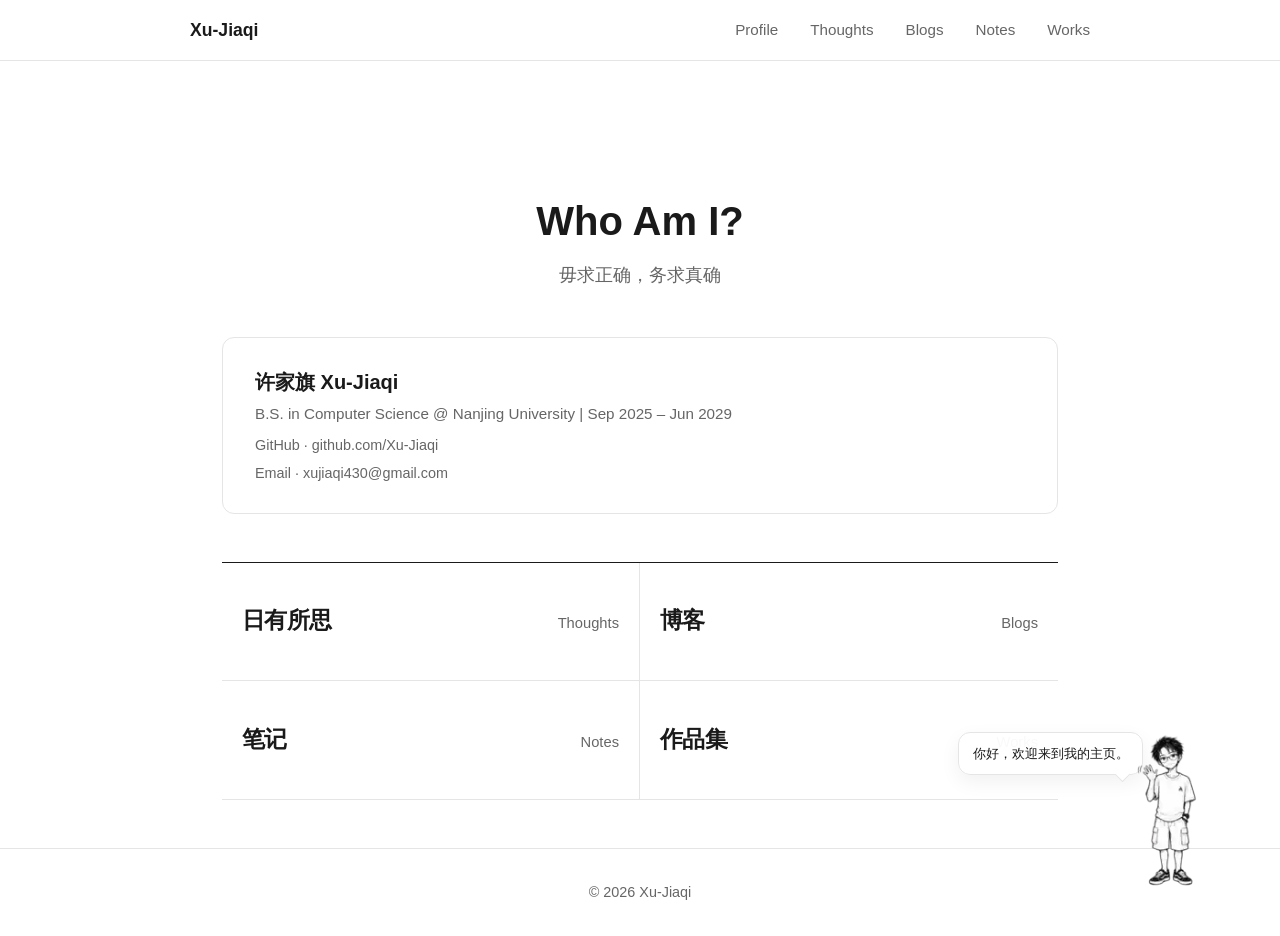
<file: index.html>
<!DOCTYPE html>
<html lang="zh-CN">
<head>
  <meta charset="UTF-8">
  <meta name="viewport" content="width=device-width, initial-scale=1.0">
  <title>Xu-Jiaqi</title>
  <meta name="description" content="许家旗的个人主页 — 作品、随笔与项目展示。">
  <meta name="robots" content="index,follow">
  <meta property="og:title" content="Xu-Jiaqi — 勿求正确，务求真确">
  <meta property="og:description" content="Personal homepage of Xu-Jiaqi — projects, essays, and portfolio.">
  <meta property="og:type" content="website">
  <meta property="og:url" content="https://nansea.xyz/profile/">
  <meta property="og:image" content="https://nansea.xyz/profile/og-image.png">
  <meta property="og:image:width" content="1200">
  <meta property="og:image:height" content="630">
  <meta name="twitter:card" content="summary_large_image">
  <link rel="canonical" href="https://nansea.xyz/profile/">
  <link rel="stylesheet" href="css/style.css?v=20261021-home3">
</head>
<body class="home-page">
  <header>
    <nav>
      <a href="index.html" class="logo">Xu-Jiaqi</a>
      <div class="nav-links">
        <a href="profile.html">Profile</a>
        <a href="thoughts.html">Thoughts</a>
        <a href="blogs.html">Blogs</a>
        <a href="notes.html">Notes</a>
        <a href="works.html">Works</a>
      </div>
    </nav>
  </header>

  <main>
    <section class="hero">
      <h1>Who Am I?</h1>
      <p class="subtitle">毋求正确，务求真确</p>
    </section>

    <section class="profile-card">
      <div class="profile-info">
        <h2>许家旗 Xu-Jiaqi</h2>
        <p class="profile-edu">B.S. in Computer Science @ Nanjing University | Sep 2025 &ndash; Jun 2029</p>
        <div class="profile-links">
          <a href="https://github.com/Xu-Jiaqi" target="_blank" rel="noopener noreferrer">GitHub · github.com/Xu-Jiaqi</a>
        </div>
        <div class="profile-links">
          <a href="mailto:xujiaqi430@gmail.com">Email · xujiaqi430@gmail.com</a>
        </div>
      </div>
    </section>

    <section class="cards" aria-label="Explore">
      <a href="thoughts.html" class="card">
        <h2><strong>日有所思</strong><span class="card-en">Thoughts</span></h2>
      </a>
      <a href="blogs.html" class="card">
        <h2><strong>博客</strong><span class="card-en">Blogs</span></h2>
      </a>
      <a href="notes.html" class="card">
        <h2><strong>笔记</strong><span class="card-en">Notes</span></h2>
      </a>
      <a href="works.html" class="card">
        <h2><strong>作品集</strong><span class="card-en">Works</span></h2>
      </a>
    </section>
  </main>

  <div class="home-companion" id="home-companion" data-pose="idle" aria-live="polite">
    <div class="companion-bubble" role="status">
      <span class="companion-bubble-text">你好，欢迎来到我的主页。</span>
    </div>
    <button class="companion-character" type="button" aria-label="网页小伙伴，点击切换状态">
      <span class="mascot-sprite pose-idle" aria-hidden="true"></span>
    </button>
  </div>

  <footer>
    <p>&copy; 2026 Xu-Jiaqi</p>
  </footer>

  <script src="js/store.js?v=20261021-profile1"></script>
  <script>
    SiteStore.preload();
  </script>
  <script src="js/home-companion.js?v=20261021-profile1"></script>
</body>
</html>
</file>
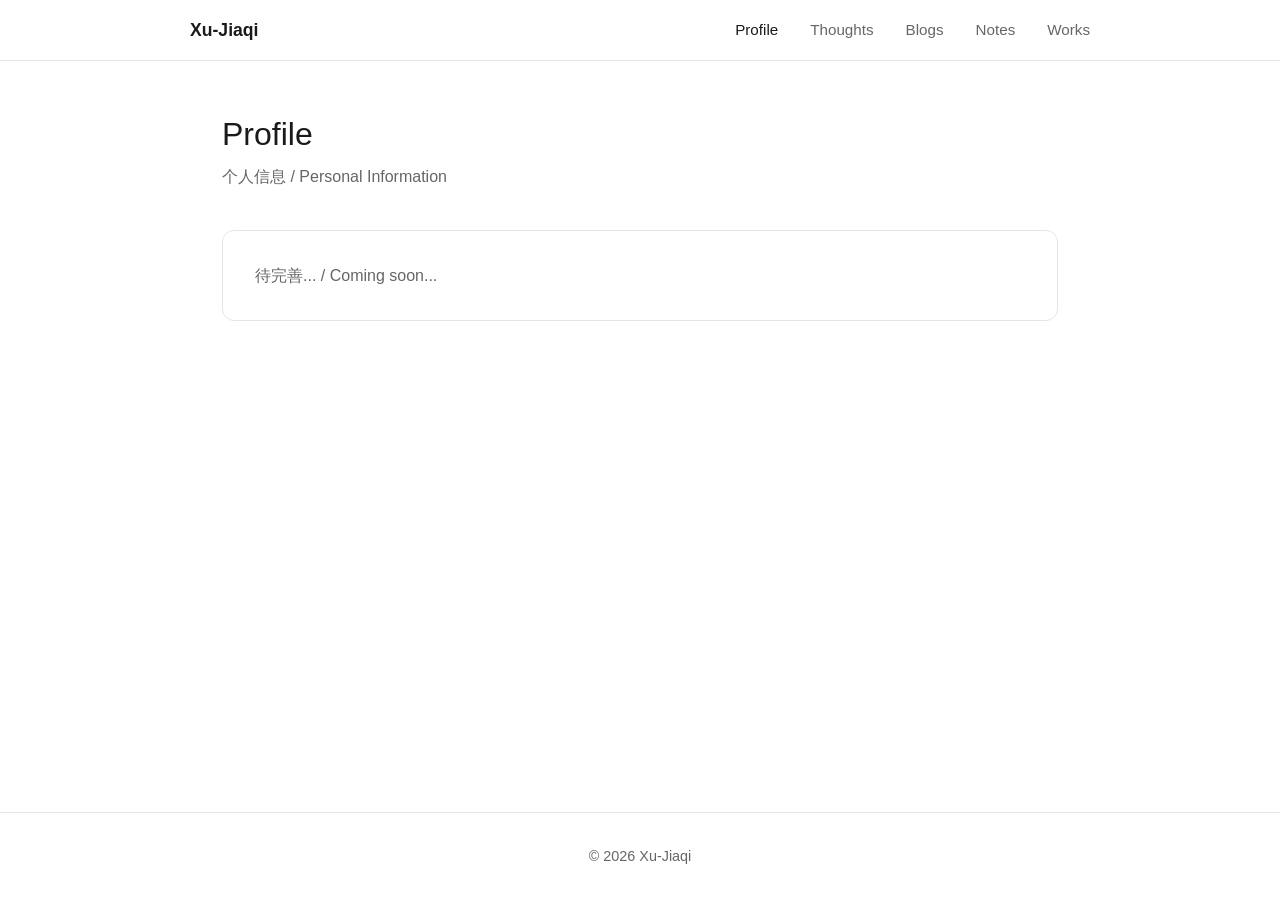
<file: profile.html>
<!DOCTYPE html>
<html lang="zh-CN">
<head>
  <meta charset="UTF-8">
  <meta name="viewport" content="width=device-width, initial-scale=1.0">
  <title>Profile - Xu-Jiaqi</title>
  <link rel="stylesheet" href="css/style.css">
</head>
<body>
  <header>
    <nav>
      <a href="index.html" class="logo">Xu-Jiaqi</a>
      <div class="nav-links">
        <a href="profile.html" class="active">Profile</a>
        <a href="thoughts.html">Thoughts</a>
        <a href="blogs.html">Blogs</a>
        <a href="notes.html">Notes</a>
        <a href="works.html">Works</a>
      </div>
    </nav>
  </header>

  <main>
    <section class="page-header">
      <h1>Profile</h1>
      <p>个人信息 / Personal Information</p>
    </section>

    <section class="profile-detail">
      <p>待完善... / Coming soon...</p>
    </section>
  </main>

  <footer>
    <p>&copy; 2026 Xu-Jiaqi</p>
  </footer>
</body>
</html>
</file>
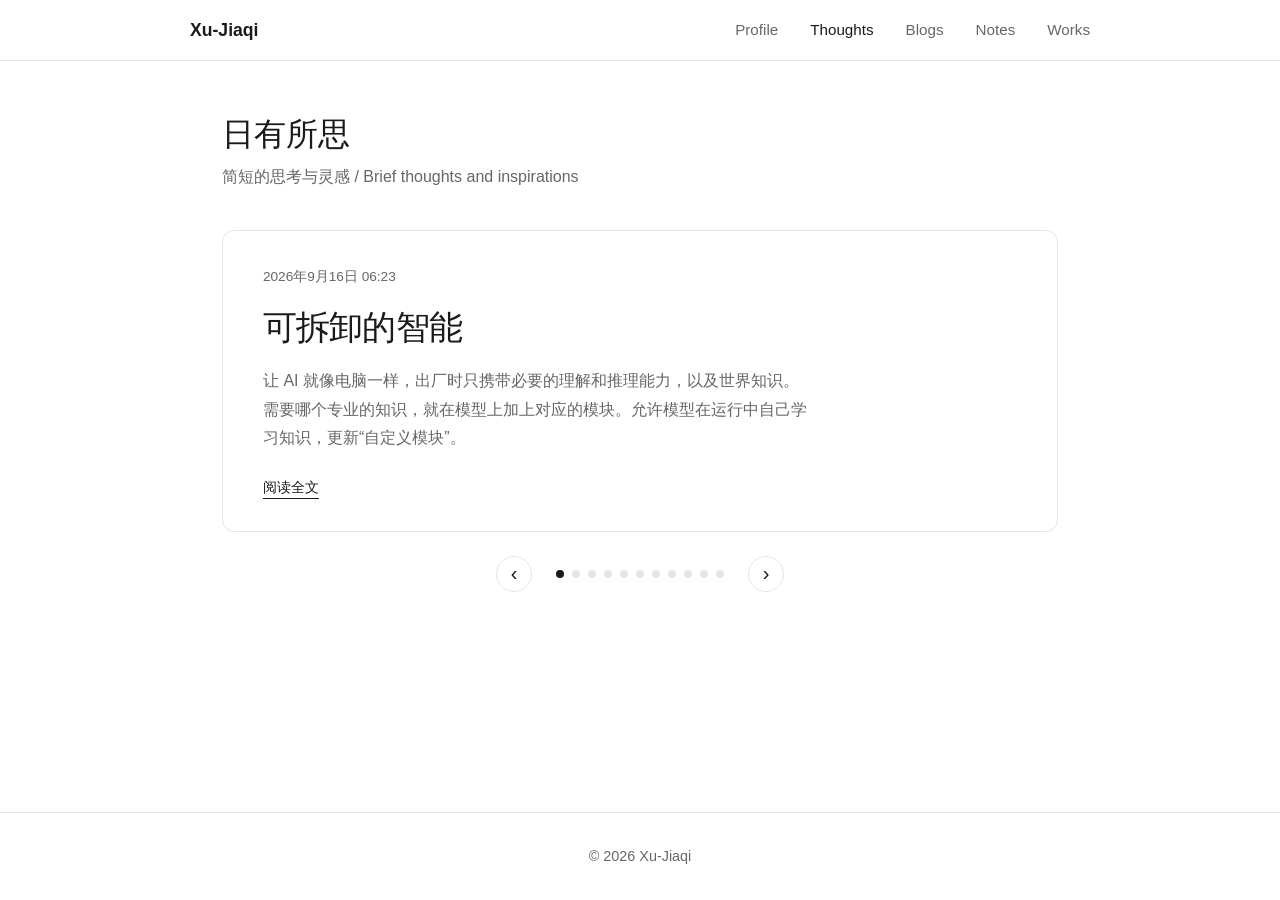
<file: thoughts.html>
<!DOCTYPE html>
<html lang="zh-CN">
<head>
  <meta charset="UTF-8">
  <meta name="viewport" content="width=device-width, initial-scale=1.0">
  <title>日有所思 Thoughts - Xu-Jiaqi</title>
  <link rel="stylesheet" href="css/style.css?v=20261021-profile1">
</head>
<body>
  <header>
    <nav>
      <a href="index.html" class="logo">Xu-Jiaqi</a>
      <div class="nav-links">
        <a href="profile.html">Profile</a>
        <a href="thoughts.html" class="active">Thoughts</a>
        <a href="blogs.html">Blogs</a>
        <a href="notes.html">Notes</a>
        <a href="works.html">Works</a>
      </div>
    </nav>
  </header>

  <main>
    <section class="page-header">
      <h1>日有所思</h1>
      <p>简短的思考与灵感 / Brief thoughts and inspirations</p>
    </section>

    <section class="carousel-wrapper">
      <div class="carousel-track" id="track">
        <!-- Cards rendered by JS -->
      </div>

      <div class="carousel-controls">
        <button class="carousel-arrow prev" id="prev" aria-label="上一条">‹</button>
        <div class="carousel-dots" id="dots"></div>
        <button class="carousel-arrow next" id="next" aria-label="下一条">›</button>
      </div>
    </section>
  </main>

  <footer>
    <p>&copy; 2026 Xu-Jiaqi</p>
  </footer>

  <script src="js/store.js?v=20261021-profile1"></script>
  <script src="js/thoughts.js?v=20261021-profile1"></script>
</body>
</html>
</file>
<file: css/style.css>
/* ==================== Base ==================== */
* {
  margin: 0;
  padding: 0;
  box-sizing: border-box;
}

:root {
  --bg: #ffffff;
  --text: #1a1a1a;
  --text-light: #666666;
  --border: #e5e5e5;
}

body {
  font-family: -apple-system, BlinkMacSystemFont, "Segoe UI", Roboto, sans-serif;
  background: var(--bg);
  color: var(--text);
  line-height: 1.6;
  min-height: 100vh;
  display: flex;
  flex-direction: column;
}

/* ==================== Header ==================== */
header {
  border-bottom: 1px solid var(--border);
  padding: 0 2rem;
}

nav {
  max-width: 900px;
  margin: 0 auto;
  display: flex;
  justify-content: space-between;
  align-items: center;
  height: 60px;
}

.logo {
  font-weight: 600;
  font-size: 1.1rem;
  color: var(--text);
  text-decoration: none;
}

.nav-links {
  display: flex;
  gap: 2rem;
}

.nav-links a {
  color: var(--text-light);
  text-decoration: none;
  font-size: 0.95rem;
  transition: color 0.2s;
}

.nav-links a:hover,
.nav-links a.active {
  color: var(--text);
}

/* ==================== Main ==================== */
main {
  flex: 1;
  max-width: 900px;
  margin: 0 auto;
  padding: 3rem 2rem;
  width: 100%;
  min-width: 0;
}

/* ==================== Home Page ==================== */
.hero {
  text-align: center;
  padding: 5rem 0 3rem;
}

.hero h1 {
  font-size: 2.5rem;
  font-weight: 700;
}

.subtitle {
  color: var(--text-light);
  font-size: 1.1rem;
  margin-top: 0.5rem;
}

/* ==================== Homepage Companion ==================== */
.home-companion {
  position: fixed;
  right: clamp(0.75rem, 2.4vw, 2rem);
  bottom: max(0.8rem, env(safe-area-inset-bottom));
  width: 176px;
  height: 176px;
  z-index: 90;
  pointer-events: none;
  transition: right 0.45s ease, bottom 0.45s ease;
}

.companion-character {
  position: absolute;
  right: 0;
  bottom: 0;
  width: 156px;
  height: 156px;
  border: 0;
  padding: 0;
  background: transparent;
  cursor: pointer;
  pointer-events: auto;
  transform-origin: 50% 100%;
  transition: transform 0.38s cubic-bezier(.2,.7,.2,1), opacity 0.25s ease;
}

.companion-character:focus-visible {
  outline: 1px solid #999;
  outline-offset: 4px;
  border-radius: 8px;
}

/* Keep the original RGBA artwork: thresholding its alpha destroys facial detail.
   Each verified WebP contains three columns and two rows. */
.mascot-sprite {
  position: absolute;
  inset: 0;
  display: block;
  width: 156px;
  height: 156px;
  background-image: url('../assets/mascot-animations/idle.webp?v=20260909-display1');
  background-repeat: no-repeat;
  background-size: 300% 200%;
  background-position: 0 0;
  image-rendering: auto;
  transform-origin: 50% 100%;
}
.pose-guide, .pose-peek, .pose-think, .pose-work {
  background-image: url('../assets/mascot-animations/guide-peek.webp?v=20260909-display1');
}
.pose-idle  { background-position: 0 0; }
.pose-guide { background-position: 50% 0; }
.pose-peek  { background-position: 0 100%; }
.pose-sit   { background-position: 50% 100%; }
.pose-walk  { background-position: 100% 0; }
.pose-think { background-position: 100% 100%; }
.pose-sleep { background-position: 100% 100%; }
.pose-work  { background-position: 50% 100%; }

.companion-bubble {
  position: absolute;
  right: 106px;
  bottom: 112px;
  width: max-content;
  max-width: 210px;
  padding: 0.7rem 0.85rem;
  border: 1px solid var(--border);
  border-radius: 12px;
  background: rgba(255,255,255,0.96);
  color: var(--text);
  font-size: 0.82rem;
  line-height: 1.45;
  box-shadow: 0 7px 20px rgba(0,0,0,0.06);
  opacity: 0;
  transform: translate(8px, 6px) scale(.97);
  transform-origin: right bottom;
  transition: opacity 0.2s ease, transform 0.25s cubic-bezier(.2,.7,.2,1);
  pointer-events: none;
}

.companion-bubble::after {
  content: "";
  position: absolute;
  right: 14px;
  bottom: -6px;
  width: 10px;
  height: 10px;
  background: #fff;
  border-right: 1px solid var(--border);
  border-bottom: 1px solid var(--border);
  transform: rotate(45deg);
}

.companion-bubble.visible {
  opacity: 1;
  transform: translate(0, 0) scale(1);
}

.home-companion[data-pose="idle"] .companion-character {
  animation: companion-idle 3.6s ease-in-out infinite;
}

.home-companion[data-pose="think"] .companion-character {
  transform: translateY(4px) rotate(-1deg);
}

.home-companion[data-pose="sit"] .companion-character {
  transform: translateY(7px);
}

.home-companion[data-pose="work"] .companion-character {
  transform: translateY(8px) scale(1.02);
}

.home-companion.is-peeking {
  right: clamp(0.75rem, 2.4vw, 2rem);
}

.home-companion.is-peeking .companion-character {
  transform: translateX(8px);
}

.home-companion.is-sleeping .companion-character {
  transform: translateY(13px) scale(1.06);
}

.home-companion.is-walking .companion-character {
  animation: companion-walk 2.55s cubic-bezier(.35,.05,.25,1) both;
}

@keyframes companion-idle {
  0%, 100% { transform: translateY(0); }
  50% { transform: translateY(-2px); }
}

@keyframes companion-walk {
  0% { transform: translateX(10px); }
  45% { transform: translateX(-46px); }
  52% { transform: translateX(-46px) scaleX(-1); }
  100% { transform: translateX(6px) scaleX(-1); }
}

@media (prefers-reduced-motion: reduce) {
  .home-companion *,
  .home-companion *::before,
  .home-companion *::after {
    animation: none !important;
    transition-duration: 0.01ms !important;
  }
}


/* ==================== Profile Detail ==================== */
.profile-detail {
  padding: 2rem;
  border: 1px solid var(--border);
  border-radius: 12px;
  color: var(--text-light);
}

/* ==================== Section Title ==================== */
.section-title {
  font-size: 0.8rem;
  font-weight: 500;
  color: var(--text-light);
  text-transform: uppercase;
  letter-spacing: 0.05em;
  margin-bottom: 0.75rem;
}

.profile-card .section-title {
  margin-bottom: 0.5rem;
}

/* ==================== Profile Card ==================== */
.profile-card {
  display: flex;
  align-items: center;
  gap: 1.5rem;
  padding: 1.75rem 2rem;
  border: 1px solid var(--border);
  border-radius: 12px;
  margin-bottom: 2rem;
  transition: all 0.2s;
  cursor: pointer;
  text-decoration: none;
  color: inherit;
}

.profile-card:hover {
  border-color: #ccc;
  background: #fafafa;
}

.profile-info {
  min-width: 0;
}

.profile-info h2 {
  font-size: 1.25rem;
  font-weight: 600;
  margin-bottom: 0.25rem;
  overflow-wrap: break-word;
}

.profile-edu {
  color: var(--text-light);
  font-size: 0.95rem;
  margin-bottom: 0.5rem;
  overflow-wrap: break-word;
}

.profile-links {
  display: flex;
  flex-wrap: wrap;
  min-width: 0;
}

.profile-links + .profile-links {
  margin-top: 0.25rem;
}

.profile-links a {
  color: var(--text-light);
  font-size: 0.9rem;
  text-decoration: none;
  transition: color 0.2s;
}

.profile-links a:hover {
  color: var(--text);
}

.cards {
  display: grid;
  grid-template-columns: repeat(2, minmax(0, 1fr));
  margin-top: 3rem;
  border-top: 1px solid var(--text);
  border-bottom: 1px solid var(--border);
}

.card {
  position: relative;
  min-height: 118px;
  display: flex;
  align-items: center;
  padding: 0 1.25rem;
  color: var(--text);
  text-decoration: none;
  border-bottom: 1px solid var(--border);
}

.card:nth-child(odd) {
  border-right: 1px solid var(--border);
}

.card:nth-last-child(-n + 2) {
  border-bottom: 0;
}

.card h2 {
  width: 100%;
  display: flex;
  align-items: baseline;
  justify-content: space-between;
  gap: 1.5rem;
  margin: 0;
  font-size: 1.45rem;
  font-weight: 500;
}

.card h2 strong {
  font-weight: 600;
  letter-spacing: -0.025em;
}

.card-en {
  color: var(--text-light);
  font-size: 0.92rem;
  font-weight: 400;
}

.card::before {
  content: "";
  position: absolute;
  left: 0;
  top: 50%;
  width: 0;
  height: 1px;
  background: var(--text);
  transition: width 0.22s ease;
}

.card:hover::before,
.card:focus-visible::before {
  width: 18px;
}

.card:focus-visible {
  outline: 1px solid #aaa;
  outline-offset: -1px;
}

@media (max-width: 700px) {
  .cards {
    grid-template-columns: 1fr;
    margin-top: 2.25rem;
  }

  .card {
    min-height: 82px;
    padding: 0 0.25rem;
    border-right: 0 !important;
    border-bottom: 1px solid var(--border);
  }

  .card:last-child {
    border-bottom: 0;
  }

  .card h2 {
    font-size: 1.25rem;
  }

  .card-en {
    font-size: 0.86rem;
  }

  .card:hover::before,
  .card:focus-visible::before {
    width: 0;
  }
}

/* ==================== Page Header ==================== */
.page-header {
  margin-bottom: 2.5rem;
}

.page-header h1 {
  font-size: 2rem;
  font-weight: 300;
}

.page-header p {
  color: var(--text-light);
  margin-top: 0.25rem;
  overflow-wrap: break-word;
}

/* ==================== Carousel (Thoughts) ==================== */
.carousel-wrapper {
  position: relative;
}

.carousel-track {
  overflow: hidden;
  border-radius: 12px;
  border: 1px solid var(--border);
}

.carousel-slides {
  display: flex;
  transition: transform 0.4s ease;
}

.carousel-slide {
  flex: 0 0 100%;
  padding: 3rem 2.5rem;
  min-height: 260px;
  display: flex;
  flex-direction: column;
  justify-content: center;
}

.carousel-time {
  font-size: 0.85rem;
  color: var(--text-light);
  margin-bottom: 1rem;
}

.carousel-content {
  font-size: 1.3rem;
  line-height: 1.8;
  white-space: pre-line;
  text-wrap: pretty;
}

.carousel-controls {
  display: flex;
  align-items: center;
  justify-content: center;
  gap: 1.5rem;
  margin-top: 1.5rem;
}

.carousel-arrow {
  width: 36px;
  height: 36px;
  border: 1px solid var(--border);
  border-radius: 50%;
  background: var(--bg);
  color: var(--text);
  font-size: 1.25rem;
  cursor: pointer;
  display: flex;
  align-items: center;
  justify-content: center;
  transition: all 0.2s;
}

.carousel-arrow:hover {
  background: #f5f5f5;
  border-color: #999;
}

.carousel-dots {
  display: flex;
  gap: 0.5rem;
}

.carousel-dot {
  width: 8px;
  height: 8px;
  border-radius: 50%;
  background: var(--border);
  cursor: pointer;
  transition: background 0.2s;
  border: none;
}

.carousel-dot:focus {
  outline: 2px solid rgba(0,0,0,0.12);
  outline-offset: 2px;
}

.carousel-dot.active {
  background: var(--text);
}

/* ==================== Works Layout ==================== */
.works-stage {
  position: relative;
  max-width: none;
  width: 100%;
  padding: 0;
  overflow: hidden;
  background: var(--bg);
}

.works-backdrop {
  position: absolute;
  inset: 0;
  pointer-events: none;
  overflow: hidden;
}

.works-backdrop-word {
  position: absolute;
  left: -1.5vw;
  bottom: -7vh;
  font-size: clamp(9rem, 23vw, 22rem);
  font-weight: 800;
  line-height: 0.75;
  letter-spacing: -0.07em;
  color: #f5f5f5;
  user-select: none;
}

.works-backdrop-line {
  position: absolute;
  height: 1px;
  background: #eeeeee;
  transform-origin: left center;
}

.works-backdrop-line.line-a {
  width: 44vw;
  right: 9vw;
  top: 16vh;
  transform: rotate(-8deg);
}

.works-backdrop-line.line-b {
  width: 28vw;
  right: 22vw;
  top: 27vh;
  transform: rotate(-8deg);
}

.works-backdrop-mark {
  position: absolute;
  color: #eeeeee;
  font-weight: 200;
  user-select: none;
}

.works-backdrop-mark.mark-a {
  left: 47%;
  top: 18%;
  font-size: 5rem;
  transform: rotate(17deg);
}

.works-backdrop-mark.mark-b {
  left: 55%;
  bottom: 20%;
  font-size: 7rem;
  transform: rotate(-24deg);
}

.works-scene {
  position: relative;
  z-index: 1;
  min-height: calc(100vh - 60px);
  display: grid;
  grid-template-columns:
    minmax(28px, 9vw)
    minmax(300px, 25vw)
    minmax(330px, 1fr)
    minmax(260px, 24vw)
    minmax(18px, 2vw);
  grid-template-areas:
    "note card copy deck edge"
    "caption caption copy deck edge";
  grid-template-rows: 1fr auto;
  column-gap: clamp(0.8rem, 2vw, 2.4rem);
  align-items: center;
  padding: clamp(1.2rem, 2.5vh, 2.3rem) 0 clamp(1.3rem, 2.8vh, 2.6rem);
}

.works-scene-leftnote {
  grid-area: note;
  align-self: stretch;
  display: flex;
  flex-direction: column;
  justify-content: flex-start;
  gap: 0.55rem;
  padding-top: 9vh;
  color: #9b9b9b;
  font-size: 0.58rem;
  letter-spacing: 0.16em;
  writing-mode: vertical-rl;
  transform: rotate(180deg);
}

.works-selected-wrap {
  grid-area: card;
  perspective: 1300px;
  display: flex;
  justify-content: center;
  align-items: center;
  min-width: 0;
  transform: translate(-0.8vw, -5.2vh);
}

.works-selected-card {
  position: relative;
  width: min(19.4vw, 298px);
  aspect-ratio: 0.72;
  overflow: hidden;
  background:
    linear-gradient(145deg, rgba(255,255,255,0.88), rgba(246,246,246,0.94)),
    #fafafa;
  border: 1px solid #d8d8d8;
  border-radius: 18px;
  color: #1b1b1b;
  box-shadow:
    0 26px 65px rgba(0,0,0,0.13),
    0 1px 0 rgba(255,255,255,0.9) inset;
  transform: rotateY(7deg) rotateZ(2.5deg) translateZ(0);
  transform-style: preserve-3d;
  transition: transform 0.35s ease, box-shadow 0.35s ease;
}

.works-selected-card:hover {
  transform: rotateY(3deg) rotateZ(1.2deg) translateY(-4px);
  box-shadow:
    0 32px 78px rgba(0,0,0,0.16),
    0 1px 0 rgba(255,255,255,0.9) inset;
}

.selected-card-border {
  position: absolute;
  inset: 14px;
  border: 1px solid #cfcfcf;
  border-radius: 12px;
}

.selected-card-art {
  position: absolute;
  inset: 12% 9% 18%;
  overflow: hidden;
}

.art-axis,
.art-ring,
.art-core,
.art-block {
  position: absolute;
  display: block;
}

.art-axis.axis-x {
  left: -5%;
  right: -5%;
  top: 51%;
  height: 1px;
  background: #c6c6c6;
  transform: rotate(-17deg);
}

.art-axis.axis-y {
  top: -8%;
  bottom: -8%;
  left: 48%;
  width: 1px;
  background: #d0d0d0;
  transform: rotate(14deg);
}

.art-ring {
  border: 1px solid #aaa;
  border-radius: 50%;
}

.art-ring.ring-a {
  width: 66%;
  aspect-ratio: 1;
  left: 17%;
  top: 18%;
}

.art-ring.ring-b {
  width: 44%;
  aspect-ratio: 1;
  left: 28%;
  top: 29%;
  border-color: #d4d4d4;
}

.art-core {
  width: 11%;
  aspect-ratio: 1;
  left: 44.5%;
  top: 45%;
  border: 1px solid #222;
  transform: rotate(45deg);
  background: #fff;
}

.art-block {
  background: #efefef;
  border: 1px solid #d2d2d2;
}

.art-block.block-a {
  width: 34%;
  height: 19%;
  left: 4%;
  top: 8%;
  transform: rotate(7deg);
}

.art-block.block-b {
  width: 28%;
  height: 32%;
  right: 4%;
  bottom: 9%;
  transform: rotate(-11deg);
}

.art-block.block-c {
  width: 20%;
  height: 14%;
  left: 17%;
  bottom: 9%;
  transform: rotate(-21deg);
}

.works-selected-card[data-variant="1"] .art-ring.ring-a {
  transform: scaleX(1.35) rotate(24deg);
}

.works-selected-card[data-variant="1"] .art-core {
  border-radius: 50%;
  transform: none;
}

.works-selected-card[data-variant="2"] .selected-card-art {
  transform: rotate(90deg);
}

.works-selected-card[data-variant="3"] .art-ring.ring-b {
  border-radius: 0;
  transform: rotate(45deg);
}

.works-selected-card[data-variant="4"] .art-block.block-a {
  left: 34%;
  width: 50%;
}

.selected-card-topline,
.selected-card-bottom {
  position: absolute;
  left: 26px;
  right: 26px;
  z-index: 2;
  display: flex;
  align-items: center;
  justify-content: space-between;
}

.selected-card-topline {
  top: 24px;
  font-size: 0.68rem;
  letter-spacing: 0.16em;
  color: #666;
}

.selected-card-bottom {
  bottom: 26px;
  align-items: flex-end;
  gap: 1rem;
}

.selected-card-bottom > span:first-child {
  max-width: 75%;
  font-size: clamp(1.15rem, 1.8vw, 1.7rem);
  font-weight: 650;
  line-height: 1.08;
  overflow-wrap: anywhere;
}

.selected-card-arrow {
  width: 34px;
  height: 34px;
  border: 1px solid #bdbdbd;
  border-radius: 50%;
  display: inline-flex;
  align-items: center;
  justify-content: center;
  font-size: 0.9rem;
}

.works-selected-copy {
  grid-area: copy;
  align-self: center;
  min-width: 0;
  padding: 0 clamp(0.5rem, 1.4vw, 1.5rem);
  transform: translate(3vw, 0);
  position: relative;
  z-index: 8;
  pointer-events: none;
}

.works-counter {
  display: flex;
  align-items: center;
  gap: 0.75rem;
  margin-bottom: 1.2rem;
  color: #8d8d8d;
  font-size: 0.7rem;
  letter-spacing: 0.16em;
}

.counter-line {
  width: 40px;
  height: 1px;
  background: #bdbdbd;
}

.works-kicker {
  margin-bottom: 0.55rem;
  color: #777;
  font-size: 0.68rem;
  font-weight: 500;
  letter-spacing: 0.22em;
}

.works-selected-copy h1 {
  max-width: 10ch;
  font-size: clamp(2.2rem, 3.2vw, 3.45rem);
  font-weight: 700;
  line-height: 0.94;
  letter-spacing: -0.055em;
  overflow-wrap: anywhere;
}

.works-date {
  margin-top: 1rem;
  color: #888;
  font-size: 0.84rem;
}

.works-summary {
  max-width: 30ch;
  max-height: 3.6em;
  overflow: hidden;
  margin-top: 1.45rem;
  color: #555;
  font-size: 0.98rem;
  line-height: 1.8;
}

.works-read-button {
  margin-top: 1.75rem;
  pointer-events: auto;
  display: inline-flex;
  align-items: center;
  gap: 0.8rem;
  border: 0;
  background: transparent;
  color: var(--text);
  padding: 0;
  font: inherit;
  cursor: pointer;
}

.works-read-button .read-icon {
  width: 42px;
  height: 42px;
  border: 1px solid #bdbdbd;
  border-radius: 50%;
  display: inline-flex;
  align-items: center;
  justify-content: center;
  transition: background 0.2s, border-color 0.2s, transform 0.2s;
}

.works-read-button:hover .read-icon {
  background: #f5f5f5;
  border-color: #999;
  transform: translate(2px, 2px);
}

.works-deck-wrap {
  grid-area: unset;
  position: absolute;
  width: 55vw;
  left: auto;
  right: 0;
  top: 0;
  bottom: 0;
  min-height: 620px;
  z-index: 4;
  pointer-events: none;
}

.deck-side-label {
  position: absolute;
  right: 2.1vw;
  top: 11%;
  z-index: 30;
  display: flex;
  flex-direction: column;
  gap: 0.38rem;
  text-align: right;
  color: #aaa;
  font-size: 0.56rem;
  letter-spacing: 0.16em;
  pointer-events: none;
}

.works-deck-viewport {
  position: absolute;
  inset: 0;
  overflow: visible;
}

.works-deck {
  --deck-drag-y: 0px;
  position: absolute;
  inset: 0;
  touch-action: none;
  cursor: grab;
  outline: none;
  pointer-events: auto;
}

.works-deck:active {
  cursor: grabbing;
}

.works-deck::before,
.works-deck::after {
  content: "";
  position: absolute;
  aspect-ratio: 0.72;
  border: 1px solid #dedede;
  border-radius: 15px;
  background:
    linear-gradient(31deg, transparent 47%, #e3e3e3 48%, #e3e3e3 49%, transparent 50%),
    linear-gradient(121deg, transparent 46%, #ececec 47%, #ececec 48%, transparent 49%),
    #fafafa;
  box-shadow: 0 13px 30px rgba(0,0,0,0.08);
  pointer-events: none;
}

.works-deck::after {
  width: min(13.7vw, 210px);
  right: 70%;
  top: 77%;
  transform: translateY(var(--deck-drag-y)) rotateY(-26deg) rotateZ(-11deg);
  opacity: 0.82;
}

.works-deck::before {
  width: min(10.5vw, 160px);
  right: 95%;
  top: 98%;
  transform: translateY(var(--deck-drag-y)) rotateY(-30deg) rotateZ(13deg);
  opacity: 0.55;
}

.deck-card {
  position: absolute;
  aspect-ratio: 0.72;
  border: 1px solid #d6d6d6;
  border-radius: 16px;
  padding: 0;
  overflow: hidden;
  background: #fafafa;
  color: #202020;
  text-align: left;
  box-shadow: 0 16px 38px rgba(0,0,0,0.11);
  transform-origin: center;
  transition:
    top 0.48s cubic-bezier(.2,.75,.2,1),
    right 0.48s cubic-bezier(.2,.75,.2,1),
    width 0.48s cubic-bezier(.2,.75,.2,1),
    transform 0.48s cubic-bezier(.2,.75,.2,1),
    opacity 0.35s ease,
    box-shadow 0.35s ease,
    border-color 0.35s ease;
  cursor: pointer;
  will-change: top, right, width, transform;
}

.works-deck.is-dragging .deck-card {
  transition: opacity 0.16s ease, box-shadow 0.16s ease, border-color 0.16s ease;
}

.deck-card:hover {
  border-color: #aaa;
  box-shadow: 0 20px 44px rgba(0,0,0,0.14);
}

.deck-card[data-slot="top-far"] {
  width: min(19.5vw, 300px);
  top: -18%;
  right: 15.5%;
  transform: translateY(var(--drag-y)) rotateY(-23deg) rotateZ(5deg);
  z-index: 1;
}

.deck-card[data-slot="mid-right"] {
  width: min(14.35vw, 220px);
  aspect-ratio: 0.57;
  top: 22%;
  right: 36%;
  transform: translateY(var(--drag-y)) rotateY(-10deg) rotateZ(4deg);
  z-index: 4;
}

.deck-card[data-slot="lower-left"] {
  width: min(12.9vw, 198px);
  aspect-ratio: 0.62;
  top: 53%;
  right: 53%;
  transform: translateY(var(--drag-y)) rotateY(-18deg) rotateZ(8deg);
  z-index: 5;
}

.deck-card[data-slot="bottom-far"] {
  width: min(13.7vw, 210px);
  top: 77%;
  right: 70%;
  transform: translateY(var(--drag-y)) rotateY(-26deg) rotateZ(-11deg);
  z-index: 2;
}

.deck-card[data-slot="top-back"] {
  width: min(18vw, 276px);
  top: -31%;
  right: -1%;
  transform: translateY(var(--drag-y)) rotateY(-29deg) rotateZ(8deg);
  z-index: 0;
  opacity: 0.72 !important;
}

.deck-card[data-slot="hidden"] {
  opacity: 0 !important;
  pointer-events: none !important;
}

.deck-card[data-slot="top-far"] .deck-card-bottom {
  opacity: 0.2;
}

.deck-card[data-slot="mid-right"] .deck-card-art {
  inset: 12% 9% 18%;
}

.deck-card[data-slot="lower-left"] .deck-card-art {
  inset: 16% 13% 15%;
  transform: rotate(90deg);
}

.deck-card[data-slot="lower-left"] .deck-ring-b {
  border-radius: 0;
  transform: rotate(45deg);
}

.deck-card[data-slot="top-far"] .deck-ring-a {
  transform: scaleX(1.34) rotate(18deg);
}

.deck-card[data-variant="1"] .deck-ring-a {
  transform: scaleX(1.3) rotate(24deg);
}

.deck-card[data-variant="1"] .deck-core {
  border-radius: 50%;
  transform: none;
}

.deck-card[data-variant="2"] .deck-card-art {
  transform: rotate(90deg);
}

.deck-card[data-variant="3"] .deck-ring-b {
  border-radius: 0;
  transform: rotate(45deg);
}

.deck-card[data-variant="4"] .deck-core {
  border-radius: 50%;
}

.deck-card-border {
  position: absolute;
  inset: 11px;
  border: 1px solid #d5d5d5;
  border-radius: 10px;
}

.deck-card-art {
  position: absolute;
  inset: 15% 11% 18%;
}

.deck-axis,
.deck-ring,
.deck-core {
  position: absolute;
  display: block;
}

.deck-axis-x {
  left: 0;
  right: 0;
  top: 51%;
  height: 1px;
  background: #cecece;
  transform: rotate(-21deg);
}

.deck-axis-y {
  top: 0;
  bottom: 0;
  left: 50%;
  width: 1px;
  background: #d6d6d6;
  transform: rotate(17deg);
}

.deck-ring {
  border: 1px solid #bcbcbc;
  border-radius: 50%;
}

.deck-ring-a {
  width: 68%;
  aspect-ratio: 1;
  left: 16%;
  top: 17%;
}

.deck-ring-b {
  width: 40%;
  aspect-ratio: 1;
  left: 30%;
  top: 31%;
  border-color: #dedede;
}

.deck-core {
  left: 45%;
  top: 46%;
  width: 10%;
  aspect-ratio: 1;
  background: #222;
  transform: rotate(45deg);
}

.deck-card-top,
.deck-card-bottom {
  position: absolute;
  left: 18px;
  right: 18px;
  z-index: 2;
  display: flex;
  justify-content: space-between;
  gap: 0.8rem;
}

.deck-card-top {
  top: 17px;
  font-size: 0.56rem;
  letter-spacing: 0.15em;
  color: #777;
}

.deck-card-bottom {
  bottom: 19px;
  align-items: flex-end;
}

.deck-card-bottom > span:first-child {
  max-width: 78%;
  font-size: 0.88rem;
  font-weight: 600;
  line-height: 1.08;
  overflow-wrap: anywhere;
}

.deck-card-bottom > span:last-child {
  color: #999;
  font-size: 0.58rem;
  letter-spacing: 0.12em;
}

.deck-progress {
  position: absolute;
  right: 2vw;
  bottom: 8%;
  z-index: 30;
  display: flex;
  flex-direction: column;
  gap: 7px;
  pointer-events: none;
}

.deck-progress span {
  width: 3px;
  height: 14px;
  background: #e6e6e6;
  transition: height 0.25s, background 0.25s;
}

.deck-progress span.active {
  height: 29px;
  background: #8f8f8f;
}

.works-scene-caption {
  grid-area: caption;
  align-self: end;
  padding: 0 0 1.2rem clamp(1.2rem, 4vw, 4.8rem);
  display: flex;
  flex-direction: column;
  gap: 0.2rem;
  color: #777;
}

.works-scene-caption strong {
  color: #333;
  font-size: 1.05rem;
  font-weight: 600;
}

.works-scene-caption span {
  font-size: 0.56rem;
  letter-spacing: 0.18em;
}

.works-article-shell {
  position: relative;
  z-index: 2;
  max-width: 900px;
  margin: 1rem auto 4rem;
  padding: 2rem 2rem 3rem;
  border: 1px solid var(--border);
  border-radius: 14px;
  background: #fff;
}

.works-article-toolbar {
  display: flex;
  align-items: center;
  justify-content: space-between;
  gap: 1rem;
  margin-bottom: 2rem;
  padding-bottom: 1rem;
  border-bottom: 1px solid var(--border);
}

.works-article-toolbar button {
  width: 34px;
  height: 34px;
  border: 1px solid var(--border);
  border-radius: 50%;
  background: #fff;
  color: var(--text);
  font-size: 1rem;
  cursor: pointer;
}

.works-article-body {
  white-space: normal;
}

.works-article-body mjx-container[display="true"] {
  overflow-x: auto;
  overflow-y: hidden;
  padding-bottom: 0.25rem;
}

.works-article-body pre,
.works-article-body pre code {
  font-family: ui-monospace, SFMono-Regular, Menlo, Monaco, "Roboto Mono", "Segoe UI Mono", "Droid Sans Mono", "Courier New", monospace;
  font-size: 0.95rem;
  line-height: 1.5;
  color: var(--text);
}

.works-article-body pre {
  background: #f6f8fa;
  border: 1px solid #eaecef;
  padding: 1rem;
  border-radius: 8px;
  overflow: auto;
  white-space: pre;
  margin: 0 0 1rem 0;
}

.works-article-body pre code {
  display: block;
  padding: 0;
  background: transparent;
  border: none;
  white-space: inherit;
}

.works-article-body code {
  background: rgba(27,31,35,0.05);
  padding: 0.15em 0.35em;
  border-radius: 6px;
  font-size: 0.95em;
}

@media (max-width: 1120px) {
  .works-scene {
    grid-template-columns:
      minmax(16px, 2vw)
      minmax(260px, 29vw)
      minmax(300px, 1fr)
      minmax(235px, 28vw)
      10px;
    column-gap: 1rem;
  }

  .works-selected-card {
    width: min(28vw, 350px);
  }

  .deck-card {
    width: min(22vw, 250px);
  }
}

@media (max-width: 820px) {
  .works-stage {
    overflow: hidden;
  }

  .works-backdrop-word {
    bottom: 2vh;
  }

  .works-scene {
    min-height: auto;
    grid-template-columns: 1fr;
    grid-template-areas:
      "card"
      "copy"
      "deck"
      "caption";
    grid-template-rows: auto;
    row-gap: 1.75rem;
    padding: 2rem 1.25rem 3rem;
  }

  .works-scene-leftnote {
    display: none;
  }

  .works-selected-card {
    width: min(76vw, 360px);
  }

  .works-selected-wrap {
    transform: none;
  }

  .works-selected-copy {
    transform: none;
  }

  .works-selected-copy {
    padding: 0;
  }

  .works-selected-copy h1 {
    max-width: none;
    font-size: clamp(2.3rem, 11vw, 4.2rem);
  }

  .works-deck-wrap {
    position: relative;
    width: 100%;
    left: auto;
    right: auto;
    top: auto;
    bottom: auto;
    min-height: 600px;
  }

  .works-deck-viewport {
    inset: 0;
  }

  .deck-card[data-slot="top-far"] {
    width: min(66vw, 260px);
    top: -10%;
    right: -14%;
  }

  .deck-card[data-slot="mid-right"] {
    width: min(58vw, 228px);
    top: 22%;
    right: 3%;
  }

  .deck-card[data-slot="lower-left"] {
    width: min(54vw, 212px);
    top: 52%;
    right: 27%;
  }

  .deck-card[data-slot="bottom-far"] {
    width: min(46vw, 180px);
    top: 80%;
    right: 50%;
  }

  .works-deck::after {
    width: min(46vw, 180px);
    right: 50%;
    top: 80%;
  }

  .works-deck::before {
    width: min(34vw, 132px);
    right: 78%;
    top: 98%;
  }

  .deck-side-label {
    right: 0;
  }

  .works-scene-caption {
    padding: 0;
  }

  .works-article-shell {
    margin: 0 1rem 3rem;
    padding: 1.5rem 1.25rem 2rem;
  }
}


/* ==================== Works Motion ==================== */
.works-selected-wrap {
  position: relative;
  isolation: isolate;
}

.works-flip-ghost {
  position: absolute;
  left: 50%;
  top: 50%;
  width: min(19.4vw, 298px);
  aspect-ratio: 0.72;
  z-index: -1;
  opacity: 0;
  pointer-events: none;
  border: 1px solid #cfcfcf;
  border-radius: 18px;
  box-shadow: inset 0 0 0 13px rgba(255,255,255,.78), inset 0 0 0 14px #dddddd;
  transform: translate(-50%, -50%);
  transform-origin: center;
}

.works-flip-ghost::before,
.works-flip-ghost::after {
  content: "";
  position: absolute;
  pointer-events: none;
}

.works-flip-ghost::before {
  inset: 18% 14%;
  border: 1px solid #dedede;
  border-radius: 50%;
  transform: rotate(-16deg) scaleX(1.28);
}

.works-flip-ghost::after {
  left: 16%;
  right: 16%;
  top: 50%;
  height: 1px;
  background: #d7d7d7;
  transform: rotate(38deg);
}

.works-flip-ring {
  position: absolute;
  left: 50%;
  top: 50%;
  width: min(31vw, 475px);
  aspect-ratio: 1;
  z-index: -1;
  opacity: 0;
  pointer-events: none;
  border-radius: 50%;
  background: conic-gradient(
    from -22deg,
    #f0f0f0 0deg 72deg,
    transparent 72deg 106deg,
    #f0f0f0 106deg 238deg,
    transparent 238deg 278deg,
    #f0f0f0 278deg 360deg
  );
  -webkit-mask: radial-gradient(
    farthest-side,
    transparent calc(100% - 38px),
    #000 calc(100% - 37px)
  );
  mask: radial-gradient(
    farthest-side,
    transparent calc(100% - 38px),
    #000 calc(100% - 37px)
  );
  transform: translate(-50%, -50%) scale(.18);
}


.works-flip-ring::before,
.works-flip-ring::after,
.ring-orbit {
  content: "";
  position: absolute;
  left: 50%;
  top: 50%;
  pointer-events: none;
}

.works-flip-ring::before {
  width: 72%;
  aspect-ratio: 1;
  border: 1px solid #d8d8d8;
  border-radius: 50%;
  transform: translate(-50%, -50%) scaleX(1.25) rotate(-16deg);
}

.works-flip-ring::after {
  width: 42%;
  height: 1px;
  background: linear-gradient(90deg, transparent, #c7c7c7 18%, #c7c7c7 82%, transparent);
  transform: translate(-50%, -50%) rotate(34deg);
}

.ring-orbit {
  opacity: 0;
  border-radius: 50%;
  border: 1px solid #d0d0d0;
  transform: translate(-50%, -50%);
}

.ring-orbit-a {
  width: 82%;
  aspect-ratio: 1;
  border-left-color: transparent;
  border-bottom-color: transparent;
}

.ring-orbit-b {
  width: 58%;
  aspect-ratio: 1;
  border-right-color: transparent;
  border-top-color: transparent;
}

.selected-card-back {
  position: absolute;
  inset: 0;
  z-index: 20;
  overflow: hidden;
  opacity: 0;
  pointer-events: none;
  border-radius: inherit;
  background:
    linear-gradient(145deg, rgba(255,255,255,.96), rgba(238,238,238,.98)),
    #f5f5f5;
}

.selected-card-back.visible {
  opacity: 1;
}

.selected-card-back::before,
.selected-card-back::after {
  content: "";
  position: absolute;
  inset: 12px;
  border: 1px solid #c9c9c9;
  border-radius: 11px;
}

.selected-card-back::after {
  inset: 21%;
  border-radius: 50%;
  border-color: #a8a8a8;
  transform: scaleX(.7) rotate(18deg);
}

.back-line,
.back-diamond,
.back-orbit {
  position: absolute;
  display: block;
}

.back-line {
  left: 9%;
  right: 9%;
  top: 50%;
  height: 1px;
  background: #b9b9b9;
  transform-origin: center;
}

.back-line-a {
  transform: rotate(42deg);
}

.back-line-b {
  transform: rotate(-47deg);
}

.back-diamond {
  left: 43%;
  top: 39%;
  width: 14%;
  aspect-ratio: 1;
  border: 1px solid #555;
  transform: rotate(45deg);
}

.back-orbit {
  left: 31%;
  top: 27%;
  width: 38%;
  aspect-ratio: 1;
  border: 1px solid #d0d0d0;
  border-radius: 50%;
  transform: scaleX(1.45) rotate(-18deg);
}

.works-deck.flow-mode {
  transform-style: preserve-3d;
  cursor: grab;
}

.works-deck.flow-mode:active {
  cursor: grabbing;
}

.works-deck.flow-mode::before,
.works-deck.flow-mode::after {
  display: none;
}

.works-deck.flow-mode .deck-card {
  left: 0;
  right: auto !important;
  top: 0;
  transition: none !important;
  transform-style: preserve-3d;
  transform-origin: center;
  backface-visibility: hidden;
}

.works-deck.flow-mode .deck-card:hover {
  border-color: #a6a6a6;
  box-shadow: 0 20px 44px rgba(0,0,0,.14);
}

@media (max-width: 820px) {
  .works-flip-ring {
    width: min(112vw, 430px);
  }

  .works-flip-ghost {
    width: min(76vw, 360px);
  }

}


/* ==================== States ==================== */
.loading,
.empty-state {
  text-align: center;
  padding: 3rem;
  color: var(--text-light);
}

.empty-item {
  color: var(--text-light);
  font-size: 0.875rem;
  padding: 0.5rem 0.75rem;
}

.error-state {
  text-align: center;
  padding: 3rem;
  color: #c00;
}

/* ==================== Footer ==================== */
footer {
  border-top: 1px solid var(--border);
  padding: 2rem;
  text-align: center;
  color: var(--text-light);
  font-size: 0.9rem;
}

/* ==================== Responsive ==================== */
@media (max-width: 700px) {
  .home-companion {
    right: 0.35rem;
    bottom: max(1rem, env(safe-area-inset-bottom));
    width: 176px;
    height: 176px;
    transform: scale(.86);
    transform-origin: right bottom;
  }

  .companion-character {
    width: 156px;
    height: 156px;
  }

  .companion-bubble {
    right: 92px;
    bottom: 96px;
    max-width: min(185px, 55vw);
    font-size: 0.76rem;
    padding: 0.6rem 0.72rem;
  }

  .home-companion.is-peeking {
    right: 0.35rem;
  }

  .cards {
    grid-template-columns: 1fr;
  }

  nav {
    flex-direction: column;
    height: auto;
    padding: 1rem 0;
    gap: 1rem;
  }

  main {
    padding: 2rem 1.5rem;
  }

  .works-layout {
    flex-direction: column;
  }

  .works-sidebar {
    flex: none;
    border-right: none;
    border-bottom: 1px solid var(--border);
    padding-right: 0;
    padding-bottom: 1.5rem;
  }
}

/* ==================== Thoughts: compact previews + reader ==================== */
.carousel-slide {
  min-height: 300px;
}

.carousel-slide--long {
  padding: 0;
  min-height: 0;
  height: 300px;
  justify-content: stretch;
}

.thought-preview {
  width: 100%;
  height: 300px;
  overflow: hidden;
  padding: 2.2rem 2.5rem 2rem;
  border: 0;
  background: transparent;
  color: var(--text);
  text-align: left;
  font: inherit;
  cursor: pointer;
  display: flex;
  flex-direction: column;
  align-items: flex-start;
}

.thought-preview .carousel-time {
  margin-bottom: 1.15rem;
}

.thought-preview-title {
  display: block;
  max-width: 26ch;
  font-size: clamp(1.55rem, 3vw, 2.15rem);
  font-weight: 500;
  line-height: 1.25;
  letter-spacing: -0.025em;
  text-wrap: balance;
}

.thought-preview-excerpt {
  display: -webkit-box;
  max-width: 62ch;
  margin-top: 1.1rem;
  color: var(--text-light);
  font-size: 1rem;
  line-height: 1.8;
  overflow: hidden;
  -webkit-box-orient: vertical;
  -webkit-line-clamp: 3;
}

.thought-preview-action {
  margin-top: auto;
  padding-top: 1.25rem;
  border-bottom: 1px solid currentColor;
  font-size: 0.88rem;
  line-height: 1.4;
}

.thought-preview:hover .thought-preview-action,
.thought-preview:focus-visible .thought-preview-action {
  opacity: 0.55;
}

.thought-preview:focus-visible {
  outline: 2px solid rgba(0,0,0,0.18);
  outline-offset: -5px;
}

body.thought-reader-open {
  overflow: hidden;
}

.thought-reader[hidden] {
  display: none;
}

.thought-reader {
  position: fixed;
  inset: 0;
  z-index: 200;
  display: grid;
  grid-template-columns: 1fr min(720px, 72vw);
}

.thought-reader-backdrop {
  grid-column: 1 / -1;
  grid-row: 1;
  border: 0;
  background: rgba(245,245,245,0.72);
  backdrop-filter: blur(4px);
  cursor: default;
}

.thought-reader-panel {
  position: relative;
  grid-column: 2;
  grid-row: 1;
  z-index: 1;
  overflow-y: auto;
  background: var(--bg);
  border-left: 1px solid var(--border);
  box-shadow: -24px 0 60px rgba(0,0,0,0.08);
  padding: clamp(4rem, 8vh, 6.5rem) clamp(2rem, 5vw, 4.5rem);
}

.thought-reader-close {
  position: absolute;
  top: 1.4rem;
  right: 1.6rem;
  width: 38px;
  height: 38px;
  border: 1px solid var(--border);
  border-radius: 50%;
  background: var(--bg);
  color: var(--text);
  font: inherit;
  font-size: 1.35rem;
  line-height: 1;
  cursor: pointer;
}

.thought-reader-time {
  color: var(--text-light);
  font-size: 0.84rem;
  margin-bottom: 1.25rem;
}

.thought-reader-title {
  max-width: 18ch;
  margin: 0;
  font-size: clamp(2rem, 4vw, 3.35rem);
  font-weight: 500;
  line-height: 1.12;
  letter-spacing: -0.045em;
  text-wrap: balance;
}

.thought-reader-body {
  max-width: 66ch;
  margin-top: 2.4rem;
  font-size: 1.06rem;
  line-height: 2;
  white-space: pre-line;
  text-wrap: pretty;
}

@media (max-width: 700px) {
  .carousel-slide {
    min-height: 280px;
    padding: 2.1rem 1.65rem;
  }

  .carousel-slide--long {
    padding: 0;
    min-height: 0;
    height: 240px;
  }

  .thought-preview {
    height: 240px;
    padding: 1.35rem 1.5rem 1.25rem;
  }

  .thought-preview-title {
    max-width: 18ch;
    font-size: 1.55rem;
  }

  .thought-preview-excerpt {
    -webkit-line-clamp: 1;
    font-size: 0.92rem;
  }

  .thought-reader {
    display: block;
  }

  .thought-reader-backdrop {
    display: none;
  }

  .thought-reader-panel {
    position: absolute;
    inset: 0;
    border-left: 0;
    box-shadow: none;
    padding: 5.5rem 1.5rem 3rem;
  }

  .thought-reader-close {
    top: 1rem;
    right: 1rem;
  }

  .thought-reader-title {
    max-width: 20ch;
    font-size: clamp(1.9rem, 8vw, 2.6rem);
  }

  .thought-reader-body {
    margin-top: 2rem;
    font-size: 1rem;
    line-height: 1.9;
  }
}

@media (prefers-reduced-motion: reduce) {
  .carousel-slides,
  .thought-preview,
  .thought-reader * {
    transition: none !important;
  }
}

/* ==================== Blogs ==================== */
.blogs-main {
  max-width: 1120px;
}

.blogs-header {
  display: flex;
  align-items: end;
  justify-content: space-between;
  gap: 2rem;
}

.blogs-header p {
  max-width: 560px;
  text-align: right;
}

.blogs-layout {
  display: grid;
  grid-template-columns: minmax(220px, 0.34fr) minmax(0, 1fr);
  gap: 3rem;
  align-items: start;
}

.blogs-index {
  position: sticky;
  top: 2rem;
  border-top: 1px solid var(--border);
}

.blogs-index-head {
  display: flex;
  justify-content: space-between;
  padding: 0.8rem 0;
  color: var(--text-light);
  font-size: 0.82rem;
  border-bottom: 1px solid var(--border);
}

.blogs-list {
  display: grid;
}

.blog-index-item {
  display: grid;
  gap: 0.28rem;
  width: 100%;
  padding: 1rem 0;
  border: 0;
  border-bottom: 1px solid var(--border);
  background: transparent;
  color: var(--text);
  text-align: left;
  cursor: pointer;
}

.blog-index-item:hover .blog-index-title,
.blog-index-item.active .blog-index-title {
  text-decoration: underline;
  text-underline-offset: 0.22em;
}

.blog-index-item.active {
  padding-left: 0.75rem;
  border-left: 2px solid var(--text);
}

.blog-index-title {
  font-size: 0.98rem;
  font-weight: 600;
  line-height: 1.35;
}

.blog-index-date {
  color: var(--text-light);
  font-size: 0.75rem;
}

.blog-index-excerpt {
  color: var(--text-light);
  font-size: 0.83rem;
  line-height: 1.45;
  display: -webkit-box;
  -webkit-line-clamp: 3;
  -webkit-box-orient: vertical;
  overflow: hidden;
}

.blog-reader {
  min-width: 0;
}

.blog-reader-meta {
  min-height: 1.6rem;
  margin-bottom: 1.4rem;
  color: var(--text-light);
  font-size: 0.78rem;
}

.blog-article {
  max-width: 760px;
  font-size: 1rem;
  line-height: 1.8;
}

.blog-article h1 {
  margin: 0 0 2rem;
  font-size: clamp(2rem, 4vw, 3.15rem);
  font-weight: 650;
  line-height: 1.08;
  letter-spacing: -0.035em;
}

.blog-article h2 {
  margin: 3rem 0 1rem;
  font-size: 1.45rem;
  line-height: 1.3;
}

.blog-article h3 {
  margin: 2.25rem 0 0.8rem;
  font-size: 1.15rem;
}

.blog-article p,
.blog-article ul,
.blog-article ol,
.blog-article blockquote {
  margin: 0 0 1.25rem;
}

.blog-article ul,
.blog-article ol {
  padding-left: 1.4rem;
}

.blog-article a {
  color: inherit;
  text-decoration-thickness: 1px;
  text-underline-offset: 0.18em;
}

.blog-article blockquote {
  padding-left: 1rem;
  border-left: 2px solid var(--border);
  color: var(--text-light);
}

.blog-article mjx-container[display="true"] {
  overflow-x: auto;
  overflow-y: hidden;
  padding: 0.4rem 0 0.7rem;
}

.blog-footnotes {
  margin-top: 3.5rem;
  color: var(--text-light);
  font-size: 0.86rem;
}

.blog-footnotes hr {
  width: 4rem;
  margin-bottom: 1.3rem;
  border: 0;
  border-top: 1px solid var(--border);
}

.blog-footnotes li {
  margin-bottom: 0.75rem;
}

.blog-footnotes p {
  display: inline;
}

.blog-footnote-ref a,
.blog-footnote-back {
  text-decoration: none;
}

.blogs-loading,
.blogs-empty,
.blogs-error {
  color: var(--text-light);
  font-size: 0.9rem;
  padding: 1rem 0;
}

@media (max-width: 820px) {
  .blogs-header {
    display: block;
  }

  .blogs-header p {
    margin-top: 0.5rem;
    text-align: left;
  }

  .blogs-layout {
    grid-template-columns: 1fr;
    gap: 2.25rem;
  }

  .blogs-index {
    position: static;
  }

  .blogs-list {
    grid-auto-flow: column;
    grid-auto-columns: minmax(250px, 78vw);
    overflow-x: auto;
    gap: 1rem;
    padding-bottom: 0.5rem;
    scroll-snap-type: x proximity;
  }

  .blog-index-item {
    padding: 1rem;
    border: 1px solid var(--border);
    border-radius: 8px;
    scroll-snap-align: start;
  }

  .blog-index-item.active {
    padding-left: 1rem;
    border-left-width: 1px;
    border-color: #aaa;
  }

  .blog-reader-meta {
    margin-bottom: 1rem;
  }

  .blog-article h1 {
    font-size: 2rem;
  }
}

@media (max-width: 820px) {
  .nav-links {
    flex-wrap: wrap;
    justify-content: center;
    gap: 0.55rem 1.1rem;
  }
}
</file>
